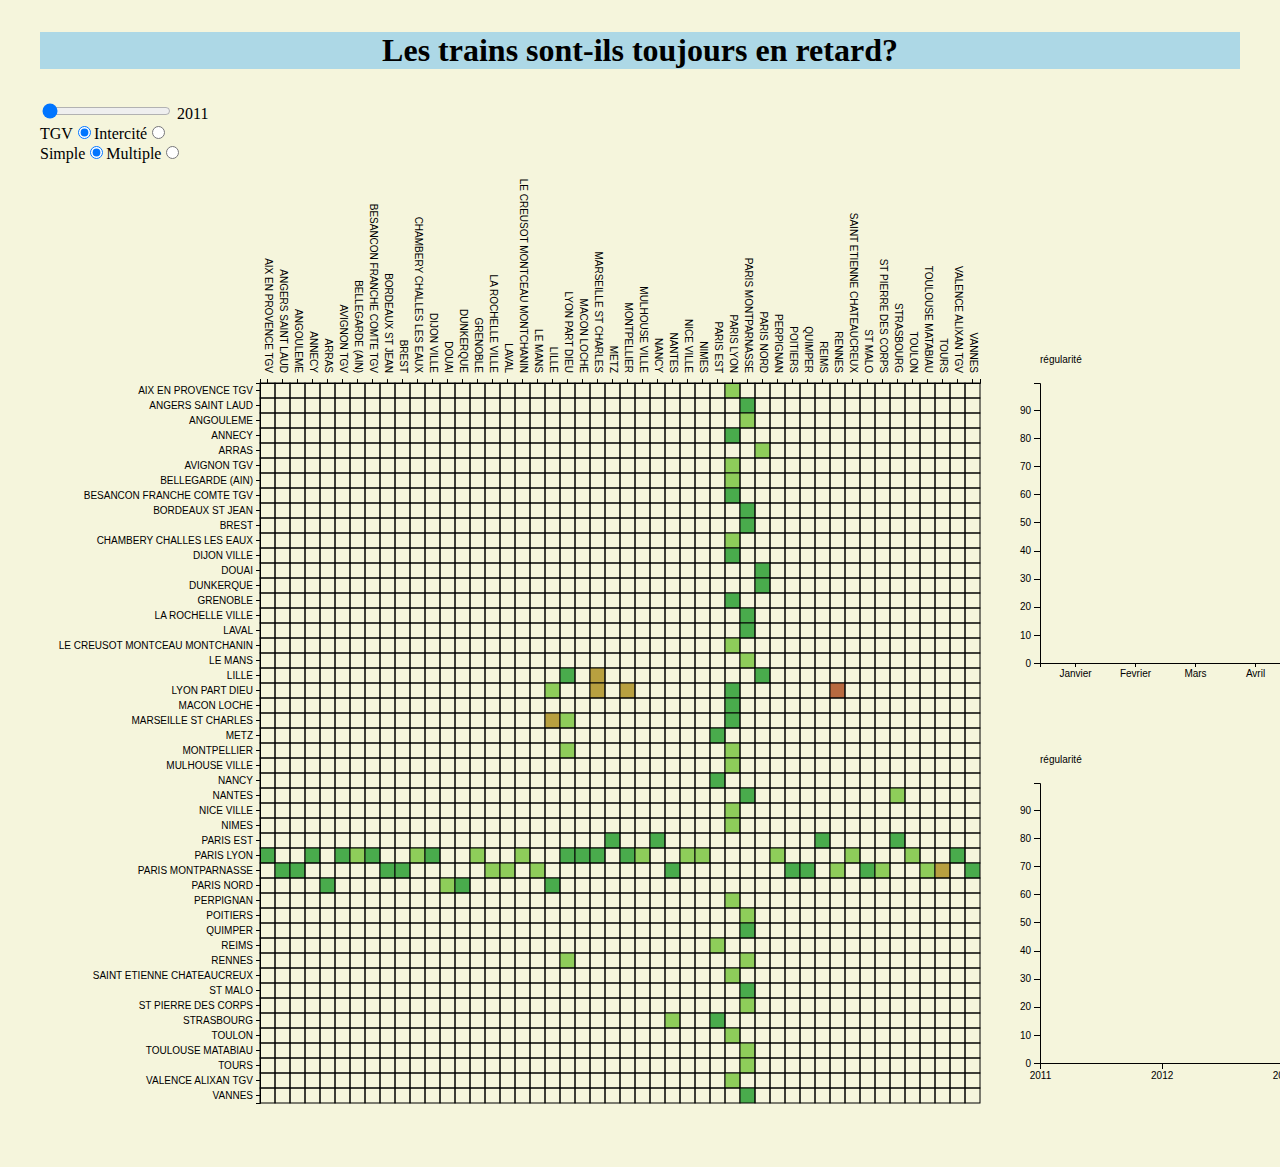
<file: index.html>
<!DOCTYPE html>
<head>
    <meta http-equiv="Content-Type" content="text/html;charset=utf8" />
    <script src="./d3.min.js" charset="utf-8"></script>
    <script src="./queue.js" type="text/javascript"></script>
    <link rel="stylesheet" href="styles.css">
</head>
<style>

.line {
      fill: none;
      stroke: black;
      stroke-width: 1.5px;
    }

.bar text {
  fill: #fff;
  font: 10px sans-serif;
}

 
.axis text {
  font: 10px sans-serif;
}

.axis path, .axis line {
  fill: none;
  stroke: #000;
  shape-rendering: crispEdges;
}
  
.tick line {
  shape-rendering: crispEdges;
  stroke: #000;
}

line.minor  {
  stroke: #777;
  stroke-dasharray: 2,2;
}

path.domain {
  fill: none;
  stroke: black;
}
  
.hidden {
	display: none;
}
  
div.tooltip {
	color: #222;
	background-color: #fff;
	padding: .5em;
	text-shadow: #f5f5f5 0 1px 0;
	border-radius: 2px;
	opacity: 0.9;
	position: absolute;
}

p {
    text-align: center;
}

</style>
<body onload="visualisation()">
    <h1><p> Les trains sont-ils toujours en retard? </p> </h1>
  <div>
  <input id="slider" type="range" value="2011" min="2011" max="2017" step="1" />
  <span id="annee">2011</span>
</div>
  <div id="radioButtonTypeTrain">
  </div>
   <div id="radioButtonMultiple">
  </div>
<div id="vizcontainer">
  <svg width="1750" height="1000" border="1px lightgray solid" />
</div> 
<script>  
  
function visualisation() {
   		var annee = 2011, source, target;
  
      // Radio Button choix tye train
      var shapeData = ["TGV", "Intercité"], 
        j = 0;  // Choose the TGV as default

      // Create the shape selectors
      var form = d3.select("#radioButtonTypeTrain").append("form").attr("id", "radio");

      var labels = form.selectAll("label")
        .data(shapeData)
        .enter()
        .append("label")
        .text(function(d) {return d;})
        .insert("input")
        .attr("id", "choix")
        .attr("type", "radio")
        .attr("class", "shape")
        .attr("name", "mode")
        .attr("value", function(d, i) {return i;})
        .property("checked", function(d, i) {return i===j;});

    d3.selectAll("#choix").on("click", function(d,i) {
        if(i == 0){
            if(d3.select('input[id="multiple"]:checked').property("value") == 0){
            
                tgvData();
            }
            else{
                multipleTGVData();
                }
        }
        else{
        if(d3.select('input[id="multiple"]:checked').property("value") == 0){
            
                interciteData();
            }
            else{
                multipleInterciteData();
                }
        }
    });
    
    
    // Radio Button choix multiple
      shapeData = ["Simple", "Multiple"];
      
    var mult = 0;  // Choose the Simple as default

      // Create the shape selectors
      form = d3.select("#radioButtonMultiple").append("form").attr("id", "radio");

      labels = form.selectAll("label")
        .data(shapeData)
        .enter()
        .append("label")
        .text(function(d) {return d;})
        .insert("input")
        .attr("id", "multiple")
        .attr("type", "radio")
        .attr("class", "shape")
        .attr("name", "mode")
        .attr("value", function(d, i) {return i;})
        .property("checked", function(d, i) {return i===mult;});

    d3.selectAll("#multiple").on("click", function(d,i) {
       if(d3.select('input[id="choix"]:checked').property("value") == 0){
            if(i == 0){
            
                tgvData();
            }
            else{
                multipleTGVData()
                }
        }
        else{
            if(i == 0){
            
                interciteData();
            }
            else{
                multipleInterciteData()
                }
        }
    });
  
      function tgvData(){
           d3.select("#slider").attr("min", "2011");
           d3.select("#slider").attr("value", annee);
           d3.select("#annee").html(annee);

         queue()
          .defer(d3.csv, "data/index.csv")
          .defer(d3.csv, "data/trajets_tgv.csv")
          .await(function(error, file1, file2) { createMatrix(file1, file2); });
      }

      function multipleTGVData(){
           d3.select("#slider").attr("min", "2011");
           d3.select("#slider").attr("value", annee);
           d3.select("#annee").html(annee);

         queue()
          .defer(d3.csv, "data/index.csv")
          .defer(d3.csv, "data/true_multiple.csv")
          .await(function(error, file1, file2) { createMatrix(file1, file2); });
      }
      
      function interciteData(){
          d3.select("#slider").attr("min", "2014");

          if( d3.select("#slider").attr("value") == "2011" ||
               d3.select("#slider").attr("value") =="2012"||
               d3.select("#slider").attr("value") =="2013"){
              annee = 2014;
          }

        d3.select("#slider").attr("value", annee);
        d3.select("#annee").html(annee);

        queue()
          .defer(d3.csv, "data/index_intercites.csv")
          .defer(d3.csv, "data/trajets_intercites.csv")
          .await(function(error, file1, file2) { createMatrix(file1, file2); });
      }
      
      function multipleInterciteData(){
            d3.select("#slider").attr("min", "2014");

          if( d3.select("#slider").attr("value") == "2011" ||
               d3.select("#slider").attr("value") =="2012"||
               d3.select("#slider").attr("value") =="2013"){
              annee = 2014;
          }

        d3.select("#slider").attr("value", annee);
        d3.select("#annee").html(annee);

        queue()
          .defer(d3.csv, "data/index_intercites.csv")
          .defer(d3.csv, "data/multiple.csv")
          .await(function(error, file1, file2) { createMatrix(file1, file2); });
      }
  
    // Initialisation de la matrice.
    tgvData();
    
   //Matrice d'adjacence
    function createMatrix(nodes,edges){
      
        d3.select("svg").selectAll("g").remove();
        var edgeHash = {};
        
        var tooltip = d3.select('body').append('div')
                        .attr('class', 'hidden tooltip');
        
        var weightScale = d3.scaleQuantize()
                            .domain([50, 100])
                            .range(["rgb(162,64,57)", "rgb(184,106,64)", "rgb(184,160,64)",
                                            "rgb(142,205,90)", "rgb(73,171,76)"]);
            
        var scaleSize = nodes.length*15;
        var nameScale = d3.scaleBand()
                            .domain(nodes.map(function (el) {return el.id}))
                            .rangeRound([0,scaleSize]);
  
        var xAxis = d3.axisTop(nameScale).tickSize(4);
        var yAxis = d3.axisLeft(nameScale).tickSize(4);  
      
        var svg = d3.select("svg"),
            margin = {top: 220, right: 20, bottom: 500, left: 1000},
            width = +svg.attr("width") - margin.left - margin.right,
            height = +svg.attr("height") - margin.top - margin.bottom,
            g = svg.append("g").attr("transform", "translate(" +
                                                    margin.left + "," + margin.top + ")");
        var xScale = d3.scaleLinear()
                        .domain([0,12])
                        .rangeRound([0, width]);    

        var y = d3.scaleLinear()
                  .domain([0, d3.max(edges, function(d) { return d.weight; })])
                  .range([height, 0]);
      
        drawMatrice();
      
        var nameMois = d3.scaleBand()
                    .domain(["Janvier", "Fevrier", "Mars", "Avril", "Mai",
                            "Juin", "Juillet", "Aout", "Septembre",
                            "Octobre", "Novembre", "Decembre"])
                    .rangeRound([0,width]);
                    
        xAxis = d3.axisBottom(nameMois).tickSize(4);
      
      g.append("g")
          .attr("class", "axis axis--x")
          .attr("transform", "translate(0," + height + ")")
          .attr("text-anchor", "middle")
          .call(xAxis);
      
      g.append("g")
       .attr("fill","white")
        .call(d3.axisLeft(y))
        .append("text")
        .attr("transform", "translate(0,-20)")
        .style("text-anchor", "start") 
        .attr("fill","Black")
        .text("régularité");
      
       g.append("text")
       	.attr("id", "nomTrajet")
        .attr("x", (width / 2)) 
        .attr("y", height + 60 ) 
        .attr("text-anchor", "middle") 
        .style("font-size", "22px")
        .text("");
      
      // Line Chart
      var nameAnnee = d3.scaleLinear()
                            .domain([2011, 2017])
                            .range([0,width]);
      
      xAxis = d3.axisBottom(nameAnnee).tickSize(6).tickFormat(function(e){
        if(Math.floor(e) != e)
        {
            return;
        }

        return e;
    }).tickValues(d3.range(2011, 2018, 1));
        var line = d3.line()
        .x(function(d) { return nameAnnee(d.annee); })
        .y(function(d) { return y(d.weight); });
        
        margin.top = 340 + height ;
        
        var lineline = svg.append("g").attr("transform", "translate(" +
                                                    margin.left + "," + margin.top+ ")");
                                                    
        lineline.append("g")
          .attr("class", "axis axis--x")
          .attr("transform", "translate(0," + height  + ")")
          .attr("text-anchor", "middle")
          .call(xAxis);
          
          lineline.append("g")
        .attr("fill","white")
        .call(d3.axisLeft(y))
        .append("text")
        .attr("transform", "translate(0,-20)")
        .style("text-anchor", "start") 
        .attr("fill","Black")
        .text("régularité");
      
      
      var cellule = undefined; 
      
      // Gestion du clique sur la matrice
      function gridOver(d,i){
        d3.selectAll("rect")
          .style("stroke-width", function (p) {
          return p.x == d.x || p.y == d.y ? "3px" : "1px"})
        
        var villes = d.id.split("-");
        source = villes[0];
        target = villes[1];
        cellule = d;
        drawHistogram();
      };
      
        // Slider pour l'année
      // Mise à jour de l'histogramme en fonction de sa valeur
     
      d3.select("#slider").on("input", function() {
                                updateViz(+this.value); });
      
        function updateViz(value) {
            d3.select('#annee').html(value);
            annee = value;
            drawHistogram();
            drawMatrice(); };
         
        //Histogramme
        function drawHistogram(){
         
            if(source != undefined && target != undefined){
                g.select("#nomTrajet")
                    .text(source + " -> " + target);
            }
         
          
            // ! \\ annee et trajet à définir via curseur et matrice
            var filtre = edges.filter( function(d) {
                                return ((d.annee == annee) && (d.source == source)
                                        && (d.target == target) && (d.mois != 0));
                                    });
            
            xAxis = d3.axisBottom(name).tickSize(4);
                    g.selectAll(".bar").remove();

            if(filtre.length > 0) {
            
                var bar = g.selectAll(".bar")
                .data(filtre)
                .enter().append("g")
                .attr("class", "bar")
                .attr("transform", function(d) {
                                    return "translate(" + xScale(d.mois-1)
                                    + "," + y(d.weight) + ")"; })
                .on('mousemove', function(d) {
                
                    // afficher les commentaires
                    if(d.commentaire != ""){
                    var mouse = d3.mouse(svg.node()).map(function(d) {
                    return parseInt(d);
                    });
                    tooltip.classed('hidden', false)
                            .attr('style', 'left:' + (mouse[0] + 15) + 
                                'px; top:' + (mouse[1] - 35) + 'px')
                            .html(d.commentaire );         
                    }
                })
                .on('mouseover', function(d) {
                
                // afficher l'historique
                    var dataLine = edges.filter( function(e) {
                                return ((d.source == e.source)
                                        && (d.target == e.target) && (d.mois == e.mois));
                                    });
                
                    dataLine = dataLine.sort(function(a,b) {return a.annee - b.annee;});
                    lineline.selectAll(".line").data([dataLine])
                                    .enter().append("path")
                                    .attr("class", "line")
                                    .attr("d",line);
                                    
                })
                .on('mouseout', function() {
                        tooltip.classed('hidden', true);
                        d3.selectAll(".line").remove();
                });
            
            bar.append("rect")
                .attr("x", 1)
                .attr("width", xScale(filtre[0].mois) - xScale(filtre[0].mois-1) - 1)
                .attr("height", function(d) { return height - y(d.weight); })
                .attr("fill", function (i) {return weightScale(i.weight);});
            
            bar.append("text")
                .attr("dy", ".75em")
                .attr("y", -12)
                .attr("x", (xScale(filtre[0].mois)
                            - xScale(filtre[0].mois-1)) / 2)
                .attr("text-anchor", "middle")
                .text(function(d) { return d.weight; })
              	.style("fill", "black");
          }
        };
      
    //Matrice
    function drawMatrice(){
        
      xAxis = d3.axisTop(nameScale).tickSize(4);
      d3.select("svg").select("#adjacencyG").remove();
        
      // Filtrer les données
        
        //On filtre par années
        if(d3.select('input[id="multiple"]:checked').property("value") == 1){
            var edgesFiltered = edges.filter( function(d) {
                            return (d.annee == annee && d.mois == 1);
                                });
        }
        else{
            var edgesFiltered = edges.filter( function(d) {
                            return (d.annee == annee && d.mois == 0);
                                });
        }
      
      for (x in edgesFiltered) {
        var id = edgesFiltered[x].source + "-" + edgesFiltered[x].target;
        edgeHash[id] = edgesFiltered[x];
      }
        
        
      matrix = [];
      //create all possible edges
      for (a in nodes) {
        for (b in nodes) {
          var grid = {id: nodes[a].id + "-" + nodes[b].id, x: b, y: a, weight: 0};
          if (edgeHash[grid.id]) {
            grid.weight = edgeHash[grid.id].weight;
          }
          matrix.push(grid);
        }
      }
    
    
      //On retire les valeurs undefined
        var matrixFiltered =  matrix.filter(function(d) {
                            return ((!d.id.includes("undefined"))
                                && (d.x != "columns")
                                && (d.y != "columns"));
                            });
      
      // dessin
      d3.select("svg")
        .append("g")
        .attr("transform", "translate(220,220)")
        .attr("id", "adjacencyG")
        .selectAll("rect")
        .data(matrixFiltered)
        .enter()
        .append("rect")
        .attr("width", 15)
        .attr("height", 15)
        .attr("x", function (d) {	return d.x*15})
        .attr("y", function (d) {return d.y*15})
        .style("stroke", "black")
        .style("stroke-width", "1px")
        .attr("fill", function (i) {return weightScale(i.weight);})
        .style("fill-opacity", function (d) {return d.weight*0.04; })
        .on("click", gridOver)
        .on("mouseover", function(d) { 
                d3.selectAll("rect").style("stroke-width", function (p) { return p.x == d.x || p.y == d.y ? "2px" : "1px" })
                d3.selectAll("rect").style("color", function (p) { return (p.x == d.x || p.y == d.y) ? "lightgrey" : "black" })
        })
        .append("svg:title")
        .text(function(d, i) { return d.weight + " %"; });     
      
      d3.select("#adjacencyG").append("g")
        .call(xAxis)
      	.selectAll("text")
        .style("text-anchor", "end")
        .attr("transform", "translate(-10,-10) rotate(90)");

      d3.select("#adjacencyG").append("g")
        .call(yAxis);
      }
        };
}
  </script>
</body>
</file>
<file: styles.css>
body {
    width: 1200px;
    margin: 0 auto;
    background-color:beige;
}

h1 {
    color:black;
    background-color:lightblue;    
}
</file>
